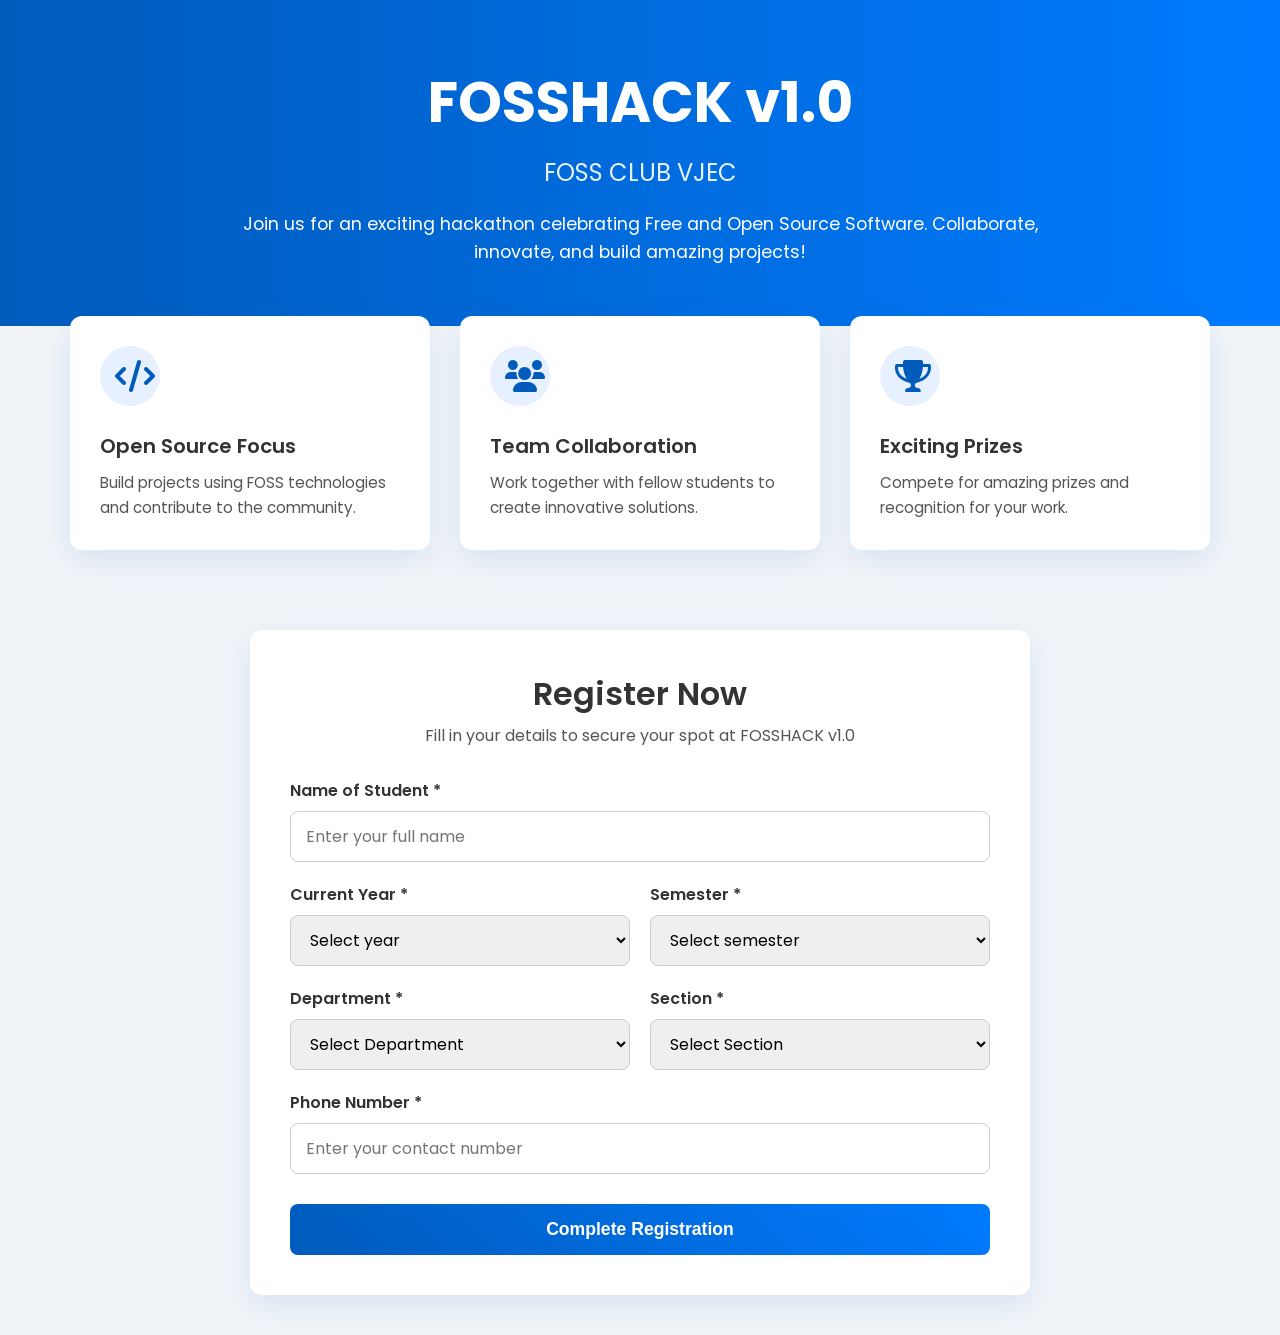
<file: index.html>
<!DOCTYPE html>
<html lang="en">
<head>
    <meta charset="UTF-8">
    <meta name="viewport" content="width=device-width, initial-scale=1.0">
    <title>FOSSHACK v1.0 Registration</title>
    
    <!-- Google Fonts: Poppins -->
    <link rel="preconnect" href="https://fonts.googleapis.com">
    <link rel="preconnect" href="https://fonts.gstatic.com" crossorigin>
    <link href="https://fonts.googleapis.com/css2?family=Poppins:wght@400;600;700&display=swap" rel="stylesheet">
    
    <!-- Font Awesome for Icons -->
    <link rel="stylesheet" href="https://cdnjs.cloudflare.com/ajax/libs/font-awesome/6.0.0-beta3/css/all.min.css">
    
    <style>
        /* General Body Styles */
        body {
            font-family: 'Poppins', sans-serif;
            background-color: #f0f4f8;
            margin: 0;
            color: #333;
        }

        .page-wrapper {
            width: 100%;
        }

        /* 1. Main Header (Blue Section) */
        .main-header {
            background: linear-gradient(90deg, #005bbb, #007bff);
            color: #ffffff;
            text-align: center;
            padding: 60px 20px;
        }

        .main-header h1 {
            font-size: 3.5em;
            font-weight: 700;
            margin: 0;
        }

        .main-header h2 {
            font-size: 1.5em;
            font-weight: 400;
            margin: 10px 0 20px 0;
            opacity: 0.9;
        }

        .main-header p {
            font-size: 1.1em;
            line-height: 1.6;
            max-width: 800px;
            margin: 0 auto;
        }

        /* 2. Features Section */
        .features-section {
            display: flex;
            justify-content: center;
            flex-wrap: wrap; /* Added for responsiveness */
            gap: 30px;
            padding: 40px 20px;
            margin-top: -50px; /* Pulls the cards up slightly over the header */
            position: relative;
            z-index: 10;
        }

        .feature-card {
            background-color: #ffffff;
            padding: 30px;
            border-radius: 12px;
            box-shadow: 0 10px 30px rgba(0, 91, 187, 0.1);
            width: 100%;
            max-width: 300px;
            text-align: left;
            display: flex;
            flex-direction: column;
            align-items: flex-start;
        }

        .feature-card i {
            font-size: 2em;
            color: #005bbb;
            margin-bottom: 15px;
            /* Styling for icon background */
            background-color: #e6f0ff;
            padding: 15px;
            border-radius: 50%;
            width: 30px;
            height: 30px;
            text-align: center;
            line-height: 30px;
        }

        .feature-card h3 {
            font-size: 1.25em;
            font-weight: 600;
            margin: 10px 0;
        }

        .feature-card p {
            font-size: 0.95em;
            color: #555;
            line-height: 1.6;
            margin: 0;
        }

        /* 3. Registration Form Section */
        .registration-section {
            padding: 40px 20px;
            display: flex;
            justify-content: center;
        }

        .form-container {
            background-color: #ffffff;
            padding: 40px;
            border-radius: 12px;
            box-shadow: 0 10px 30px rgba(0, 91, 187, 0.1);
            width: 100%;
            max-width: 700px; /* Adjusted width */
        }

        .form-header {
            text-align: center;
            margin-bottom: 30px;
        }

        .form-header h2 {
            color: #333; /* Darker color for contrast */
            font-size: 2em;
            font-weight: 600;
            margin: 0;
        }

        .form-header p {
            color: #555;
            margin-top: 5px;
        }

        /* Form Styling */
        .form-row {
            display: flex;
            gap: 20px;
            flex-wrap: wrap; /* For responsiveness */
        }

        .form-group {
            margin-bottom: 20px;
            text-align: left;
            flex: 1; /* Makes groups in a row take up equal space */
            min-width: 200px; /* Minimum width for responsiveness */
        }

        .form-group label {
            display: block;
            font-weight: 600;
            margin-bottom: 8px;
            color: #333;
        }

        .form-group input,
        .form-group select {
            width: 100%;
            padding: 12px 15px;
            border: 1px solid #ccc;
            border-radius: 8px;
            font-size: 1em;
            font-family: 'Poppins', sans-serif;
            box-sizing: border-box;
            transition: border-color 0.3s, box-shadow 0.3s;
        }

        .form-group input:focus,
        .form-group select:focus {
            outline: none;
            border-color: #005bbb;
            box-shadow: 0 0 8px rgba(0, 91, 187, 0.2);
        }

        /* Submit Button */
        .submit-btn {
            width: 100%;
            padding: 15px;
            background: linear-gradient(45deg, #005bbb, #007bff);
            color: #ffffff;
            border: none;
            border-radius: 8px;
            font-size: 1.1em;
            font-weight: 600;
            cursor: pointer;
            transition: background 0.3s, transform 0.2s;
            margin-top: 10px;
        }

        .submit-btn:hover {
            background: linear-gradient(45deg, #004a99, #006fe6);
            transform: translateY(-2px);
        }
    </style>
</head>
<body>
    <div class="page-wrapper">
        <!-- Main Header -->
        <header class="main-header">
            <h1>FOSSHACK v1.0</h1>
            <h2>FOSS CLUB VJEC</h2>
            <p>Join us for an exciting hackathon celebrating Free and Open Source Software. Collaborate, innovate, and build amazing projects!</p>
        </header>

        <!-- Features Section -->
        <section class="features-section">
            <div class="feature-card">
                <i class="fas fa-code"></i>
                <h3>Open Source Focus</h3>
                <p>Build projects using FOSS technologies and contribute to the community.</p>
            </div>
            <div class="feature-card">
                <i class="fas fa-users"></i>
                <h3>Team Collaboration</h3>
                <p>Work together with fellow students to create innovative solutions.</p>
            </div>
            <div class="feature-card">
                <i class="fas fa-trophy"></i>
                <h3>Exciting Prizes</h3>
                <p>Compete for amazing prizes and recognition for your work.</p>
            </div>
        </section>

        <!-- Registration Form Section -->
        <section class="registration-section">
            <div class="form-container">
                <div class="form-header">
                    <h2>Register Now</h2>
                    <p>Fill in your details to secure your spot at FOSSHACK v1.0</p>
                </div>
                
                <form action="#">
                    <!-- Name (Full Width) -->
                    <div class="form-group">
                        <label for="student-name">Name of Student *</label>
                        <input type="text" id="student-name" name="student-name" placeholder="Enter your full name" required>
                    </div>

                    <!-- Year and Semester (Side-by-side) -->
                    <div class="form-row">
                        <div class="form-group">
                            <label for="current-year">Current Year *</label>
                            <select id="current-year" name="current-year" required>
                                <option value="" disabled selected>Select year</option>
                                <option value="1">First Year</option>
                                <option value="2">Second Year</option>
                                <option value="3">Third Year</option>
                                <option value="4">Fourth Year</option>
                            </select>
                        </div>
                        <div class="form-group">
                            <label for="semester">Semester *</label>
                            <select id="semester" name="semester" required>
                                <option value="" disabled selected>Select semester</option>
                                <option value="1">S1</option>
                                <option value="2">S2</option>
                                <option value="3">S3</option>
                                <option value="4">S4</option>
                                <option value="5">S5</option>
                                <option value="6">S6</option>
                                <option value="7">S7</option>
                                <option value="8">S8</option>
                            </select>
                        </div>
                    </div>

                    <!-- Department and Section (Side-by-side with dropdowns) -->
                    <div class="form-row">
                        <div class="form-group">
                            <label for="department">Department *</label>
                            <select id="department" name="department" required>
                                <option value="" disabled selected>Select Department</option>
                                <option value="1">Computer Science and Engineering</option>
                                <option value="2">Artificial Intelligence and Data Science</option>
                                <option value="3">Computer Science and Business System</option>
                                <option value="4">Computer Science and Design</option>
                                <option value="5">Mechanical Engineering</option>
                                <option value="6">Computer Science and Cyber Security</option>
                                <option value="7">Civil Engineering</option>
                                <option value="8">Electrical and Electronics Engineering</option>
                                <option value="9">Electronics and Communication Engineering</option>
                            </select>
                        </div>
                        <div class="form-group">
                            <label for="section">Section *</label>
                            <select id="section" name="section" required>
                                <option value="" disabled selected>Select Section</option>
                                <option value="A">A</option>
                                <option value="B">B</option>
                                <option value="C">C</option>
                                <option value="D">D</option>
                            </select>
                        </div>
                    </div>

                    <!-- Phone Number (Full Width) -->
                    <div class="form-group">
                        <label for="phone-number">Phone Number *</label>
                        <input type="tel" id="phone-number" name="phone-number" placeholder="Enter your contact number" required>
                    </div>

                    <!-- Submit Button -->
                    <button type="submit" class="submit-btn">Complete Registration</button>
                </form>
            </div>
        </section>
    </div>
</body>
</html>
</file>
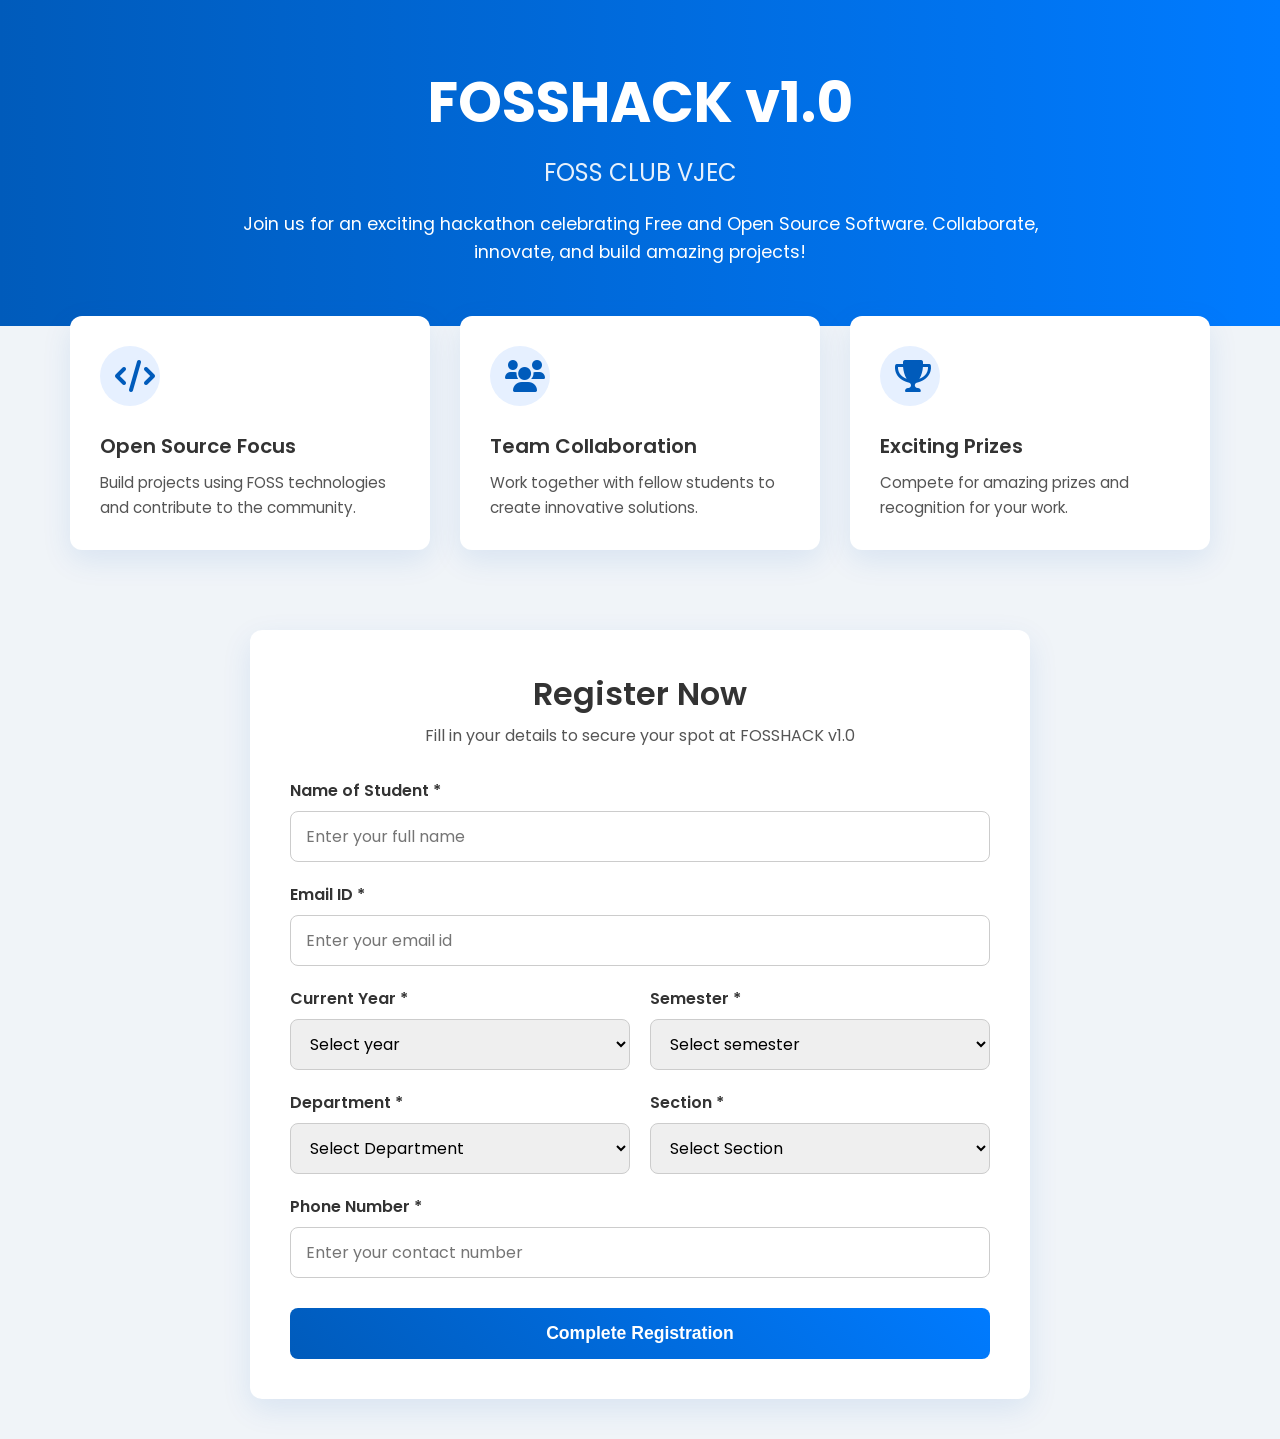
<file: templates/index.html>
<!DOCTYPE html>
<html lang="en">
<head>
    <meta charset="UTF-8">
    <meta name="viewport" content="width=device-width, initial-scale=1.0">
    <title>FOSSHACK v1.0 Registration</title>
    
    <!-- Google Fonts: Poppins -->
    <link rel="preconnect" href="https://fonts.googleapis.com">
    <link rel="preconnect" href="https://fonts.gstatic.com" crossorigin>
    <link href="https://fonts.googleapis.com/css2?family=Poppins:wght@400;600;700&display=swap" rel="stylesheet">
    
    <!-- Font Awesome for Icons -->
    <link rel="stylesheet" href="https://cdnjs.cloudflare.com/ajax/libs/font-awesome/6.0.0-beta3/css/all.min.css">
    
    <style>
        /* General Body Styles */
        body {
            font-family: 'Poppins', sans-serif;
            background-color: #f0f4f8;
            margin: 0;
            color: #333;
        }

        .page-wrapper {
            width: 100%;
        }

        /* 1. Main Header (Blue Section) */
        .main-header {
            background: linear-gradient(90deg, #005bbb, #007bff);
            color: #ffffff;
            text-align: center;
            padding: 60px 20px;
        }

        .main-header h1 {
            font-size: 3.5em;
            font-weight: 700;
            margin: 0;
        }

        .main-header h2 {
            font-size: 1.5em;
            font-weight: 400;
            margin: 10px 0 20px 0;
            opacity: 0.9;
        }

        .main-header p {
            font-size: 1.1em;
            line-height: 1.6;
            max-width: 800px;
            margin: 0 auto;
        }

        /* 2. Features Section */
        .features-section {
            display: flex;
            justify-content: center;
            flex-wrap: wrap; /* Added for responsiveness */
            gap: 30px;
            padding: 40px 20px;
            margin-top: -50px; /* Pulls the cards up slightly over the header */
            position: relative;
            z-index: 10;
        }

        .feature-card {
            background-color: #ffffff;
            padding: 30px;
            border-radius: 12px;
            box-shadow: 0 10px 30px rgba(0, 91, 187, 0.1);
            width: 100%;
            max-width: 300px;
            text-align: left;
            display: flex;
            flex-direction: column;
            align-items: flex-start;
        }

        .feature-card i {
            font-size: 2em;
            color: #005bbb;
            margin-bottom: 15px;
            /* Styling for icon background */
            background-color: #e6f0ff;
            padding: 15px;
            border-radius: 50%;
            width: 30px;
            height: 30px;
            text-align: center;
            line-height: 30px;
        }

        .feature-card h3 {
            font-size: 1.25em;
            font-weight: 600;
            margin: 10px 0;
        }

        .feature-card p {
            font-size: 0.95em;
            color: #555;
            line-height: 1.6;
            margin: 0;
        }

        /* 3. Registration Form Section */
        .registration-section {
            padding: 40px 20px;
            display: flex;
            justify-content: center;
        }

        .form-container {
            background-color: #ffffff;
            padding: 40px;
            border-radius: 12px;
            box-shadow: 0 10px 30px rgba(0, 91, 187, 0.1);
            width: 100%;
            max-width: 700px; /* Adjusted width */
        }

        .form-header {
            text-align: center;
            margin-bottom: 30px;
        }

        .form-header h2 {
            color: #333; /* Darker color for contrast */
            font-size: 2em;
            font-weight: 600;
            margin: 0;
        }

        .form-header p {
            color: #555;
            margin-top: 5px;
        }

        /* Form Styling */
        .form-row {
            display: flex;
            gap: 20px;
            flex-wrap: wrap; /* For responsiveness */
        }

        .form-group {
            margin-bottom: 20px;
            text-align: left;
            flex: 1; /* Makes groups in a row take up equal space */
            min-width: 200px; /* Minimum width for responsiveness */
        }

        .form-group label {
            display: block;
            font-weight: 600;
            margin-bottom: 8px;
            color: #333;
        }

        .form-group input,
        .form-group select {
            width: 100%;
            padding: 12px 15px;
            border: 1px solid #ccc;
            border-radius: 8px;
            font-size: 1em;
            font-family: 'Poppins', sans-serif;
            box-sizing: border-box;
            transition: border-color 0.3s, box-shadow 0.3s;
        }

        .form-group input:focus,
        .form-group select:focus {
            outline: none;
            border-color: #005bbb;
            box-shadow: 0 0 8px rgba(0, 91, 187, 0.2);
        }

        /* Submit Button */
        .submit-btn {
            width: 100%;
            padding: 15px;
            background: linear-gradient(45deg, #005bbb, #007bff);
            color: #ffffff;
            border: none;
            border-radius: 8px;
            font-size: 1.1em;
            font-weight: 600;
            cursor: pointer;
            transition: background 0.3s, transform 0.2s;
            margin-top: 10px;
        }

        .submit-btn:hover {
            background: linear-gradient(45deg, #004a99, #006fe6);
            transform: translateY(-2px);
        }
    </style>
</head>
<body>
    <div class="page-wrapper">
        <!-- Main Header -->
        <header class="main-header">
            <h1>FOSSHACK v1.0</h1>
            <h2>FOSS CLUB VJEC</h2>
            <p>Join us for an exciting hackathon celebrating Free and Open Source Software. Collaborate, innovate, and build amazing projects!</p>
        </header>

        <!-- Features Section -->
        <section class="features-section">
            <div class="feature-card">
                <i class="fas fa-code"></i>
                <h3>Open Source Focus</h3>
                <p>Build projects using FOSS technologies and contribute to the community.</p>
            </div>
            <div class="feature-card">
                <i class="fas fa-users"></i>
                <h3>Team Collaboration</h3>
                <p>Work together with fellow students to create innovative solutions.</p>
            </div>
            <div class="feature-card">
                <i class="fas fa-trophy"></i>
                <h3>Exciting Prizes</h3>
                <p>Compete for amazing prizes and recognition for your work.</p>
            </div>
        </section>

        <!-- Registration Form Section -->
        <section class="registration-section">
            <div class="form-container">
                <div class="form-header">
                    <h2>Register Now</h2>
                    <p>Fill in your details to secure your spot at FOSSHACK v1.0</p>
                </div>
                
                <form action="/submit" method="POST">
                    <div class="form-group">
                        <label for="student-name">Name of Student *</label>
                        <input type="text" id="student-name" name="name" placeholder="Enter your full name" required>
                    </div>

                      <div class="form-group">
                        <label for="student-name">Email ID *</label>
                        <input type="text" id="student-email" name="email" placeholder="Enter your email id" required>
                    </div>

                    <div class="form-row">
                        <div class="form-group">
                            <label for="current-year">Current Year *</label>
                            <select id="current-year" name="year" required>
                                <option value="" disabled selected>Select year</option>
                                <option value="1">First Year</option>
                                <option value="2">Second Year</option>
                                <option value="3">Third Year</option>
                                <option value="4">Fourth Year</option>
                            </select>
                        </div>
                        <div class="form-group">
                            <label for="semester">Semester *</label>
                            <select id="semester" name="semester" required>
                                <option value="" disabled selected>Select semester</option>
                                <option value="1">S1</option>
                                <option value="2">S2</option>
                                <option value="3">S3</option>
                                <option value="4">S4</option>
                                <option value="5">S5</option>
                                <option value="6">S6</option>
                                <option value="7">S7</option>
                                <option value="8">S8</option>
                            </select>
                        </div>
                    </div>

                    <div class="form-row">
                        <div class="form-group">
                            <label for="department">Department *</label>
                            <select id="department" name="department" required>
                                <option value="" disabled selected>Select Department</option>
                                <option value="Computer Science and Engineering">Computer Science and Engineering</option>
                                <option value="Artificial Intelligence and Data Science">Artificial Intelligence and Data Science</option>
                                <option value="Computer Science and Business System">Computer Science and Business System</option>
                                <option value="Computer Science and Design">Computer Science and Design</option>
                                <option value="Mechanical Engineering">Mechanical Engineering</option>
                                <option value="Computer Science and Cyber Security">Computer Science and Cyber Security</option>
                                <option value="Civil Engineering">Civil Engineering</option>
                                <option value="Electrical and Electronics Engineering">Electrical and Electronics Engineering</option>
                                <option value="Electronics and Communication Engineering">Electronics and Communication Engineering</option>
                            </select>
                        </div>
                        <div class="form-group">
                            <label for="section">Section *</label>
                            <select id="section" name="section" required>
                                <option value="" disabled selected>Select Section</option>
                                <option value="A">A</option>
                                <option value="B">B</option>
                                <option value="C">C</option>
                                <option value="D">D</option>
                            </select>
                        </div>
                    </div>

                    <div class="form-group">
                        <label for="phone-number">Phone Number *</label>
                        <input type="tel" id="phone-number" name="phone" placeholder="Enter your contact number" required>
                    </div>

                    <button type="submit" class="submit-btn">Complete Registration</button>
                </form>
            </div>
        </section>
    </div>
</body>
</html>
</file>
